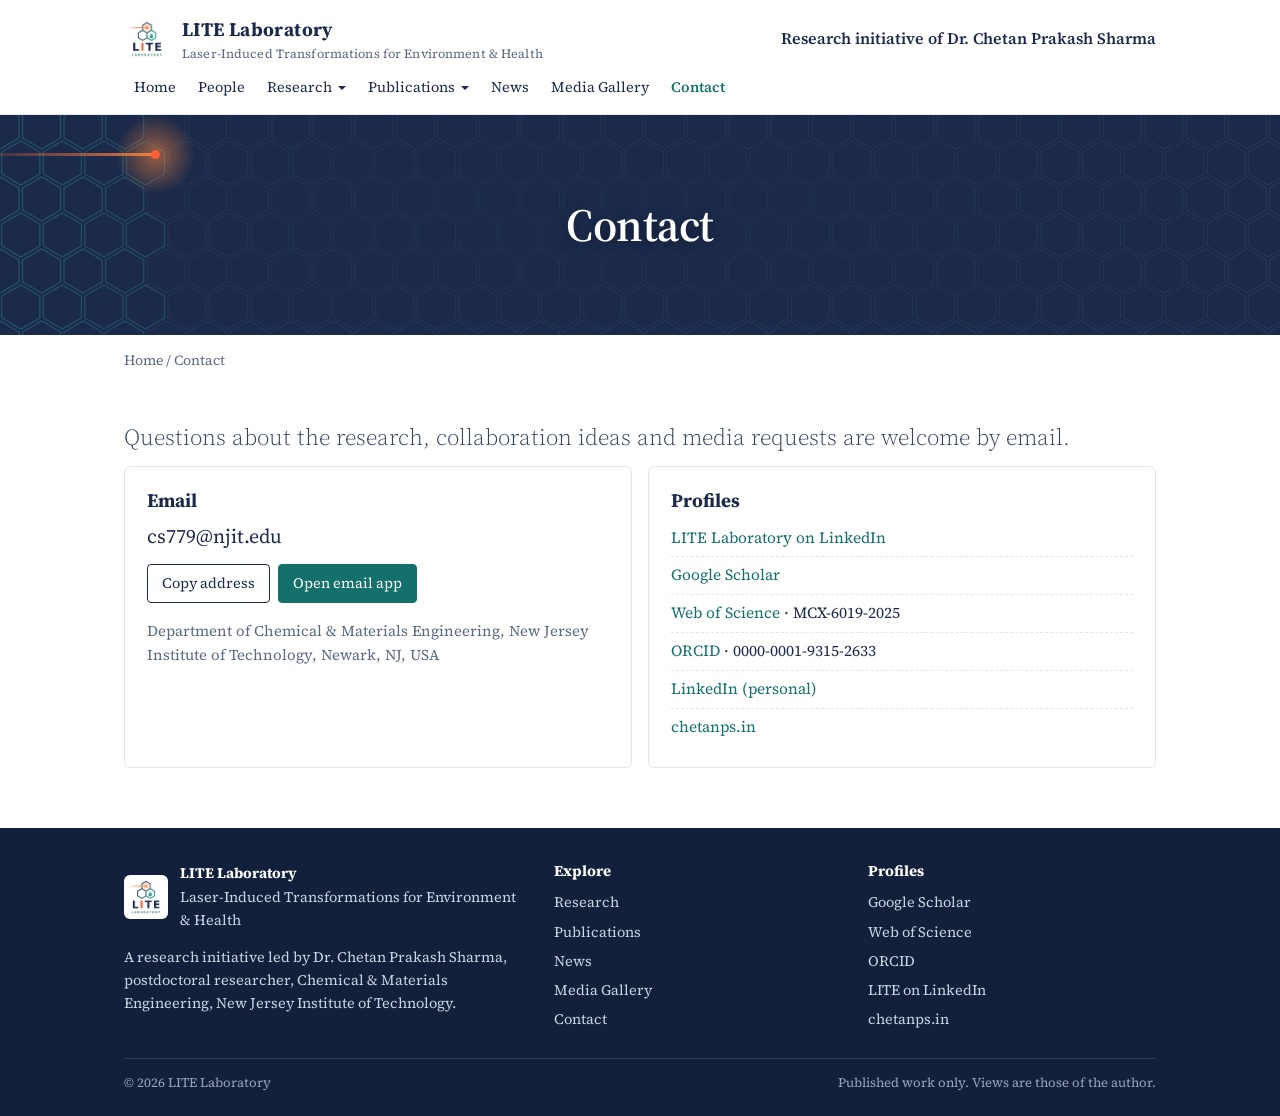
<file: contact.html>
<!doctype html>
<html lang="en"><head>
<meta charset="utf-8"><meta name="viewport" content="width=device-width,initial-scale=1">
<title>Contact | LITE Laboratory</title>
<meta name="description" content="Contact LITE Laboratory for research questions, collaboration and media requests.">
<meta property="og:title" content="Contact | LITE Laboratory"><meta property="og:description" content="Contact LITE Laboratory for research questions, collaboration and media requests."><meta property="og:image" content="https://literesearchlab.com/logo.png">
<link rel="icon" href="favicon.png"><link rel="stylesheet" href="assets/site.css">
</head><body>
<a class="skip" href="#main">Skip to content</a>
<header class="top"><div class="wrap">
  <div class="row1">
    <a class="brand" href="index.html"><img src="logo.png" alt="" width="46" height="46"><span><b>LITE Laboratory</b><small>Laser-Induced Transformations for Environment &amp; Health</small></span></a>
    <span class="site-name">Research initiative of Dr. Chetan Prakash Sharma</span>
    <button class="menu-btn" aria-expanded="false" aria-controls="nav">Menu</button>
  </div>
  <ul class="nav" id="nav"><li><a href="index.html">Home</a></li><li><a href="people.html">People</a></li><li class="has"><a href="research.html">Research</a><ul class="sub"><li><a href="research.html#areas">Research Areas</a></li><li><a href="research.html#highlights">Key Results</a></li><li><a href="research.html#methods">Methods &amp; Capabilities</a></li></ul></li><li class="has"><a href="publications.html">Publications</a><ul class="sub"><li><a href="publications.html">Publications &amp; Patents</a></li><li><a href="https://scholar.google.com/citations?user=GzYkcqYAAAAJ&amp;hl=en" target=_blank rel=noopener>Google Scholar</a></li></ul></li><li><a href="news.html">News</a></li><li><a href="media.html">Media Gallery</a></li><li><a href="contact.html" class="on" aria-current="page">Contact</a></li></ul>
</div></header>
<main id="main">
<div class="hero small"><canvas id="lattice" aria-hidden="true"></canvas><div class="in"><h1>Contact</h1></div></div>
<div class="wrap"><p class="crumbs"><a href="index.html">Home</a> / Contact</p>
<section class="blk"><p class="lede" style="margin-top:0">Questions about the research, collaboration ideas and media requests are welcome by email.</p>
<div class="cgrid">
  <div class="cbox"><h3>Email</h3><p id="addr" style="font-size:20px;color:var(--navy);margin-bottom:12px">cs779@njit.edu</p>
    <div class="links" style="margin-top:0"><button class="btn" id="copybtn" type="button" style="background:#fff;cursor:pointer;font:inherit;font-size:14.5px">Copy address</button><a class="btn solid" href="mailto:cs779@njit.edu">Open email app</a><span id="copied" aria-live="polite"></span></div>
    <p style="margin-top:16px;font-size:15px;color:var(--muted)">Department of Chemical &amp; Materials Engineering, New Jersey Institute of Technology, Newark, NJ, USA</p></div>
  <div class="cbox"><h3>Profiles</h3><ul>
    <li><a href="https://www.linkedin.com/company/lite-laboratory/" target="_blank" rel="noopener">LITE Laboratory on LinkedIn</a></li>
    <li><a href="https://scholar.google.com/citations?user=GzYkcqYAAAAJ&amp;hl=en" target="_blank" rel="noopener">Google Scholar</a></li>
    <li><a href="https://www.webofscience.com/wos/author/record/MCX-6019-2025" target="_blank" rel="noopener">Web of Science</a> &middot; MCX-6019-2025</li>
    <li><a href="https://orcid.org/0000-0001-9315-2633" target="_blank" rel="noopener">ORCID</a> &middot; 0000-0001-9315-2633</li>
    <li><a href="https://www.linkedin.com/in/chetan-prakash-sharma-037455130/" target="_blank" rel="noopener">LinkedIn (personal)</a></li>
    <li><a href="https://chetanps.in/" target="_blank" rel="noopener">chetanps.in</a></li></ul></div>
</div></section></div>
</main>
<footer><div class="wrap">
  <div class="fg">
    <div><div class="fb"><img src="logo.png" alt=""><div><b style="color:#fff">LITE Laboratory</b><br>Laser-Induced Transformations for Environment &amp; Health</div></div>
      <p style="margin-top:14px">A research initiative led by Dr. Chetan Prakash Sharma, postdoctoral researcher, Chemical &amp; Materials Engineering, New Jersey Institute of Technology.</p></div>
    <div><h4>Explore</h4><ul><li><a href="research.html">Research</a></li><li><a href="publications.html">Publications</a></li><li><a href="news.html">News</a></li><li><a href="media.html">Media Gallery</a></li><li><a href="contact.html">Contact</a></li></ul></div>
    <div><h4>Profiles</h4><ul><li><a href="https://scholar.google.com/citations?user=GzYkcqYAAAAJ&amp;hl=en" target="_blank" rel="noopener">Google Scholar</a></li><li><a href="https://www.webofscience.com/wos/author/record/MCX-6019-2025" target="_blank" rel="noopener">Web of Science</a></li><li><a href="https://orcid.org/0000-0001-9315-2633" target="_blank" rel="noopener">ORCID</a></li><li><a href="https://www.linkedin.com/company/lite-laboratory/" target="_blank" rel="noopener">LITE on LinkedIn</a></li><li><a href="https://chetanps.in/" target="_blank" rel="noopener">chetanps.in</a></li></ul></div>
  </div>
  <div class="legal"><span>&copy; 2026 LITE Laboratory</span><span>Published work only. Views are those of the author.</span></div>
</div></footer>
<script src="assets/site.js"></script>
</body></html>
</file>
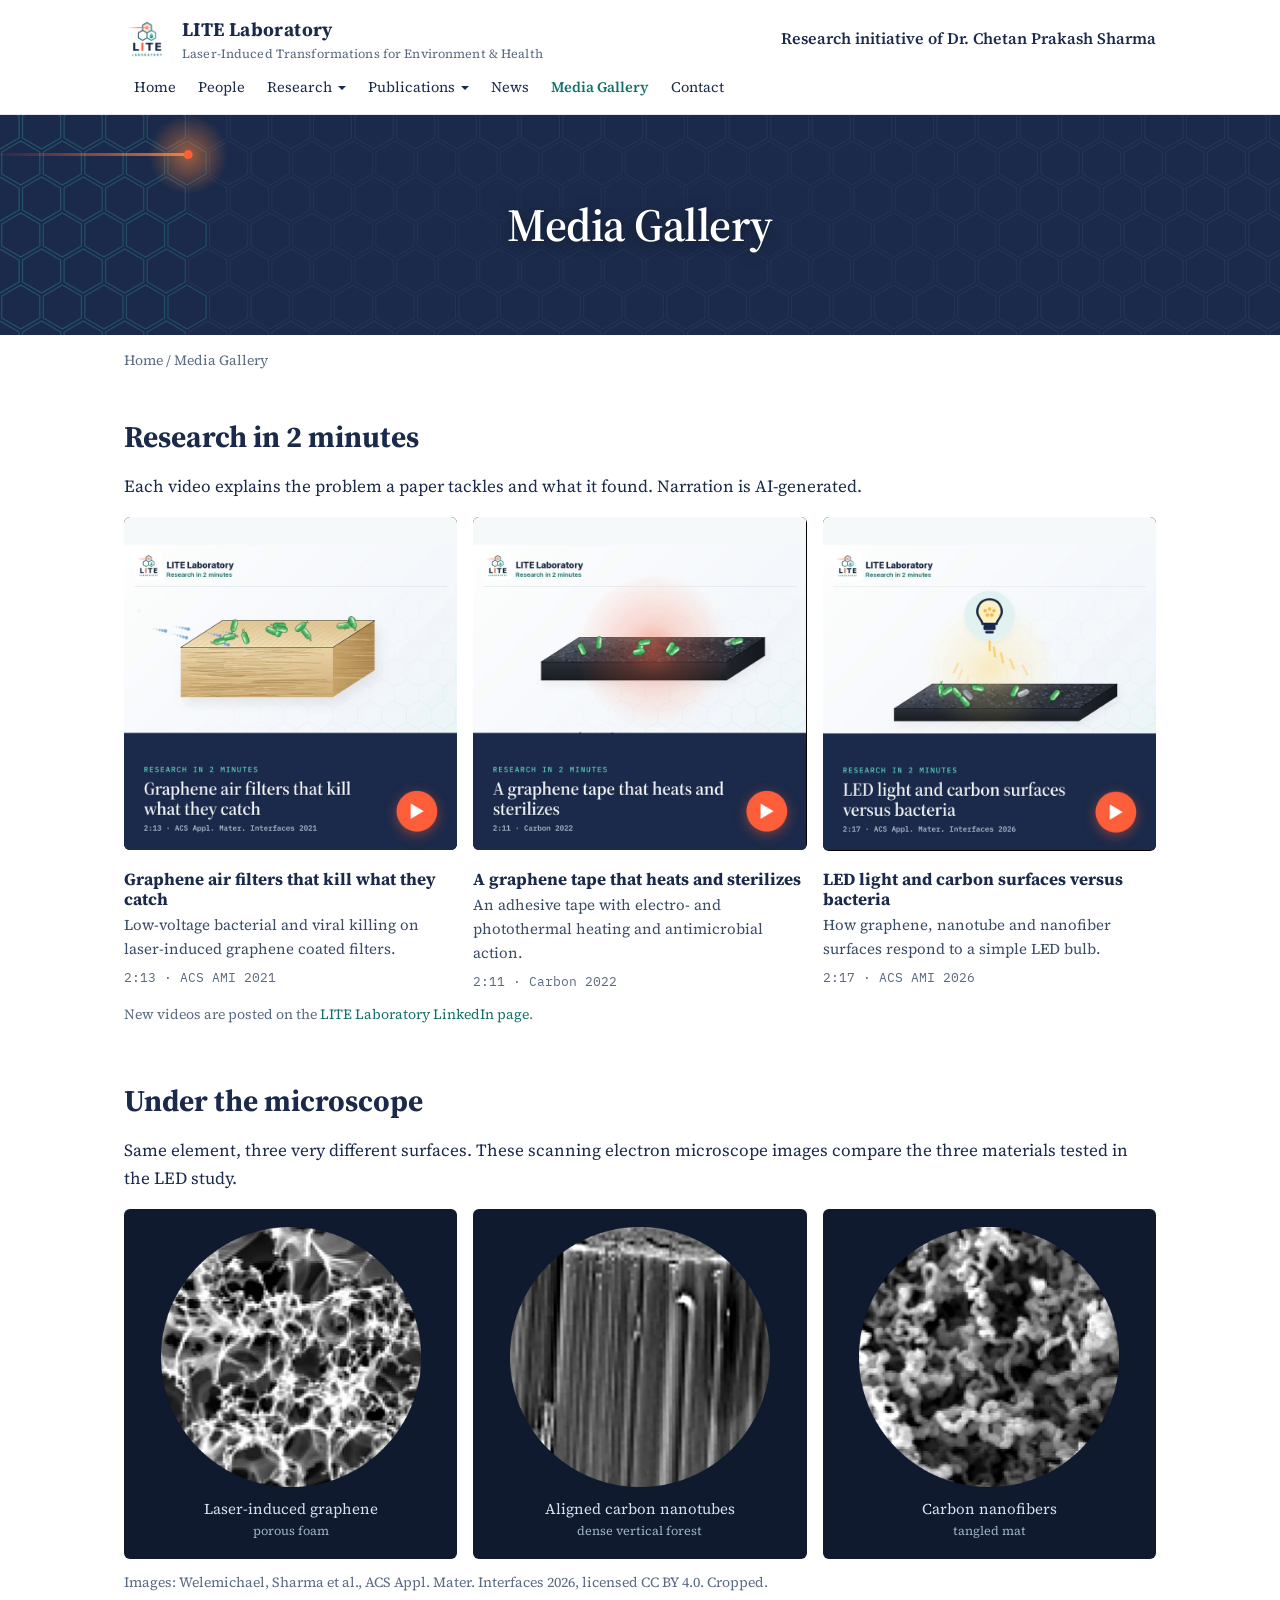
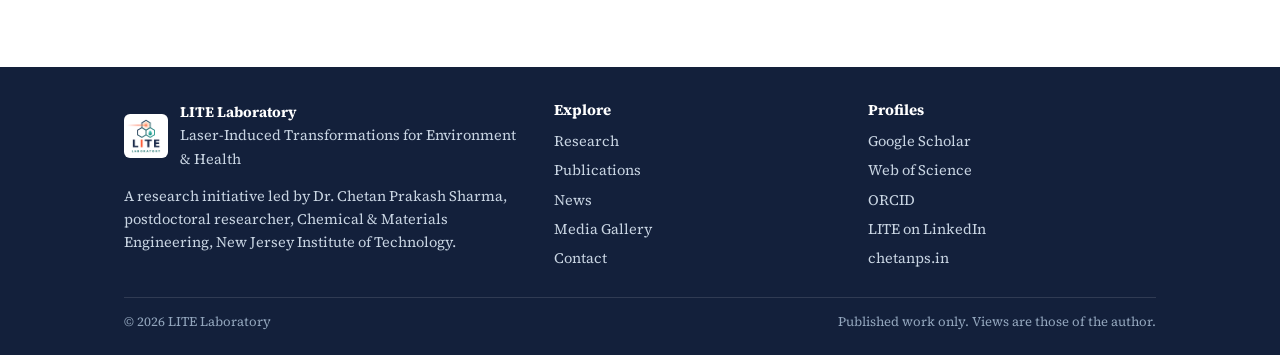
<file: media.html>
<!doctype html>
<html lang="en"><head>
<meta charset="utf-8"><meta name="viewport" content="width=device-width,initial-scale=1">
<title>Media Gallery | LITE Laboratory</title>
<meta name="description" content="Short narrated research videos and microscope images from LITE Laboratory.">
<meta property="og:title" content="Media Gallery | LITE Laboratory"><meta property="og:description" content="Short narrated research videos and microscope images from LITE Laboratory."><meta property="og:image" content="https://literesearchlab.com/logo.png">
<link rel="icon" href="favicon.png"><link rel="stylesheet" href="assets/site.css">
</head><body>
<a class="skip" href="#main">Skip to content</a>
<header class="top"><div class="wrap">
  <div class="row1">
    <a class="brand" href="index.html"><img src="logo.png" alt="" width="46" height="46"><span><b>LITE Laboratory</b><small>Laser-Induced Transformations for Environment &amp; Health</small></span></a>
    <span class="site-name">Research initiative of Dr. Chetan Prakash Sharma</span>
    <button class="menu-btn" aria-expanded="false" aria-controls="nav">Menu</button>
  </div>
  <ul class="nav" id="nav"><li><a href="index.html">Home</a></li><li><a href="people.html">People</a></li><li class="has"><a href="research.html">Research</a><ul class="sub"><li><a href="research.html#areas">Research Areas</a></li><li><a href="research.html#highlights">Key Results</a></li><li><a href="research.html#methods">Methods &amp; Capabilities</a></li></ul></li><li class="has"><a href="publications.html">Publications</a><ul class="sub"><li><a href="publications.html">Publications &amp; Patents</a></li><li><a href="https://scholar.google.com/citations?user=GzYkcqYAAAAJ&amp;hl=en" target=_blank rel=noopener>Google Scholar</a></li></ul></li><li><a href="news.html">News</a></li><li><a href="media.html" class="on" aria-current="page">Media Gallery</a></li><li><a href="contact.html">Contact</a></li></ul>
</div></header>
<main id="main">
<div class="hero small"><canvas id="lattice" aria-hidden="true"></canvas><div class="in"><h1>Media Gallery</h1></div></div>
<div class="wrap"><p class="crumbs"><a href="index.html">Home</a> / Media Gallery</p>
<section class="blk"><h2 class="h2">Research in 2 minutes</h2>
<p>Each video explains the problem a paper tackles and what it found. Narration is AI-generated.</p>
<div class="vids">
  <article class="vid"><video data-click preload="none" playsinline poster="airfilter_cover.jpg" src="airfilter.mp4"></video><h3>Graphene air filters that kill what they catch</h3><p>Low-voltage bacterial and viral killing on laser-induced graphene coated filters.</p><p class="src">2:13 &middot; ACS AMI 2021</p></article>
  <article class="vid"><video data-click preload="none" playsinline poster="tape_cover.jpg" src="tape.mp4"></video><h3>A graphene tape that heats and sterilizes</h3><p>An adhesive tape with electro- and photothermal heating and antimicrobial action.</p><p class="src">2:11 &middot; Carbon 2022</p></article>
  <article class="vid"><video data-click preload="none" playsinline poster="led_cover.jpg" src="led.mp4"></video><h3>LED light and carbon surfaces versus bacteria</h3><p>How graphene, nanotube and nanofiber surfaces respond to a simple LED bulb.</p><p class="src">2:17 &middot; ACS AMI 2026</p></article>
</div>
<p class="note">New videos are posted on the <a href="https://www.linkedin.com/company/lite-laboratory/" target="_blank" rel="noopener">LITE Laboratory LinkedIn page</a>.</p></section>
<section class="blk"><h2 class="h2">Under the microscope</h2>
<p>Same element, three very different surfaces. These scanning electron microscope images compare the three materials tested in the LED study.</p>
<div class="gal">
  <figure><img src="semc_LIG_hd.png" alt="SEM image of porous laser-induced graphene foam" loading="lazy"><figcaption>Laser-induced graphene<small>porous foam</small></figcaption></figure>
  <figure><img src="semc_VACNT_hd.png" alt="SEM image of a dense vertical forest of aligned carbon nanotubes" loading="lazy"><figcaption>Aligned carbon nanotubes<small>dense vertical forest</small></figcaption></figure>
  <figure><img src="semc_CNF_hd.png" alt="SEM image of a tangled mat of carbon nanofibers" loading="lazy"><figcaption>Carbon nanofibers<small>tangled mat</small></figcaption></figure>
</div>
<p class="note">Images: Welemichael, Sharma et al., ACS Appl. Mater. Interfaces 2026, licensed CC BY 4.0. Cropped.</p></section></div>
</main>
<footer><div class="wrap">
  <div class="fg">
    <div><div class="fb"><img src="logo.png" alt=""><div><b style="color:#fff">LITE Laboratory</b><br>Laser-Induced Transformations for Environment &amp; Health</div></div>
      <p style="margin-top:14px">A research initiative led by Dr. Chetan Prakash Sharma, postdoctoral researcher, Chemical &amp; Materials Engineering, New Jersey Institute of Technology.</p></div>
    <div><h4>Explore</h4><ul><li><a href="research.html">Research</a></li><li><a href="publications.html">Publications</a></li><li><a href="news.html">News</a></li><li><a href="media.html">Media Gallery</a></li><li><a href="contact.html">Contact</a></li></ul></div>
    <div><h4>Profiles</h4><ul><li><a href="https://scholar.google.com/citations?user=GzYkcqYAAAAJ&amp;hl=en" target="_blank" rel="noopener">Google Scholar</a></li><li><a href="https://www.webofscience.com/wos/author/record/MCX-6019-2025" target="_blank" rel="noopener">Web of Science</a></li><li><a href="https://orcid.org/0000-0001-9315-2633" target="_blank" rel="noopener">ORCID</a></li><li><a href="https://www.linkedin.com/company/lite-laboratory/" target="_blank" rel="noopener">LITE on LinkedIn</a></li><li><a href="https://chetanps.in/" target="_blank" rel="noopener">chetanps.in</a></li></ul></div>
  </div>
  <div class="legal"><span>&copy; 2026 LITE Laboratory</span><span>Published work only. Views are those of the author.</span></div>
</div></footer>
<script src="assets/site.js"></script>
</body></html>
</file>
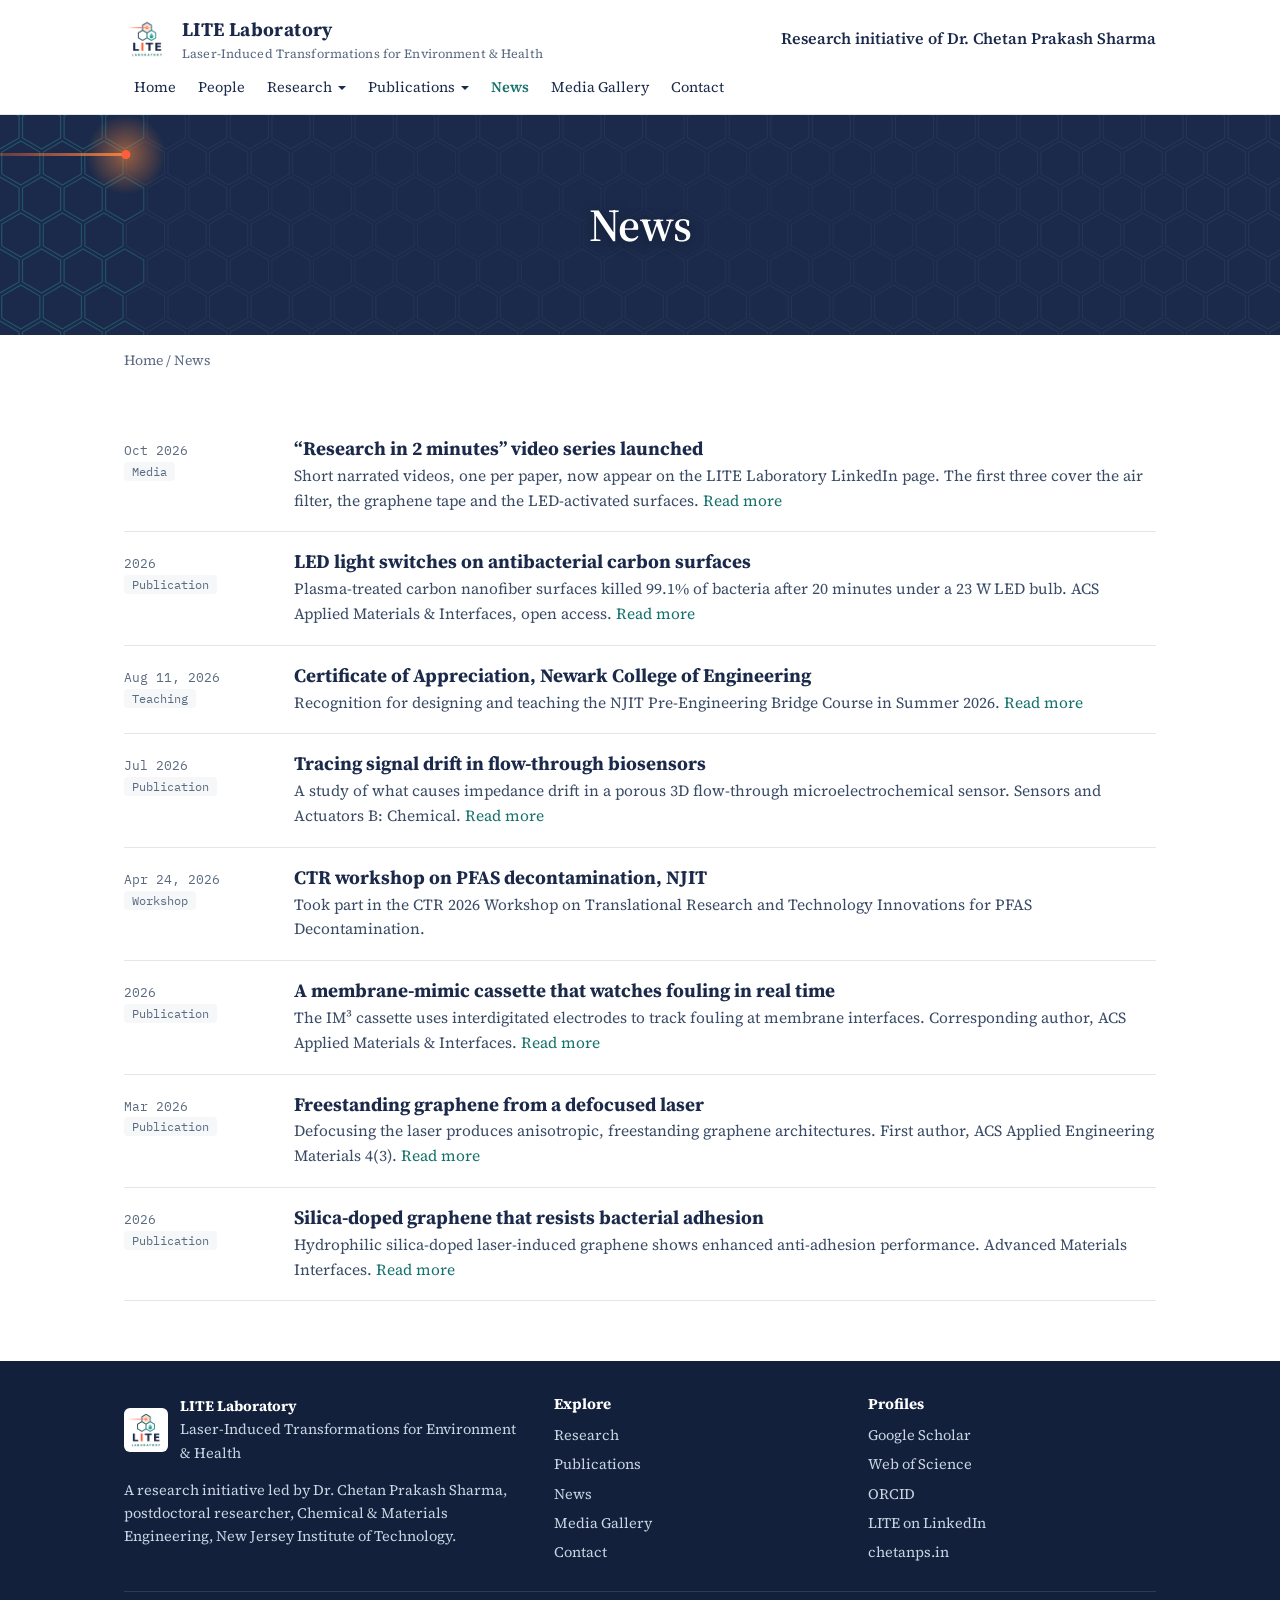
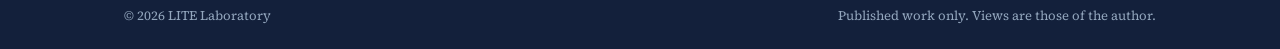
<file: news.html>
<!doctype html>
<html lang="en"><head>
<meta charset="utf-8"><meta name="viewport" content="width=device-width,initial-scale=1">
<title>News | LITE Laboratory</title>
<meta name="description" content="News from LITE Laboratory: new papers, videos, teaching and workshops.">
<meta property="og:title" content="News | LITE Laboratory"><meta property="og:description" content="News from LITE Laboratory: new papers, videos, teaching and workshops."><meta property="og:image" content="https://literesearchlab.com/logo.png">
<link rel="icon" href="favicon.png"><link rel="stylesheet" href="assets/site.css">
</head><body>
<a class="skip" href="#main">Skip to content</a>
<header class="top"><div class="wrap">
  <div class="row1">
    <a class="brand" href="index.html"><img src="logo.png" alt="" width="46" height="46"><span><b>LITE Laboratory</b><small>Laser-Induced Transformations for Environment &amp; Health</small></span></a>
    <span class="site-name">Research initiative of Dr. Chetan Prakash Sharma</span>
    <button class="menu-btn" aria-expanded="false" aria-controls="nav">Menu</button>
  </div>
  <ul class="nav" id="nav"><li><a href="index.html">Home</a></li><li><a href="people.html">People</a></li><li class="has"><a href="research.html">Research</a><ul class="sub"><li><a href="research.html#areas">Research Areas</a></li><li><a href="research.html#highlights">Key Results</a></li><li><a href="research.html#methods">Methods &amp; Capabilities</a></li></ul></li><li class="has"><a href="publications.html">Publications</a><ul class="sub"><li><a href="publications.html">Publications &amp; Patents</a></li><li><a href="https://scholar.google.com/citations?user=GzYkcqYAAAAJ&amp;hl=en" target=_blank rel=noopener>Google Scholar</a></li></ul></li><li><a href="news.html" class="on" aria-current="page">News</a></li><li><a href="media.html">Media Gallery</a></li><li><a href="contact.html">Contact</a></li></ul>
</div></header>
<main id="main">
<div class="hero small"><canvas id="lattice" aria-hidden="true"></canvas><div class="in"><h1>News</h1></div></div>
<div class="wrap"><p class="crumbs"><a href="index.html">Home</a> / News</p><section class="blk"><div class="newslist"><div class="ni"><div class="d">Oct 2026<br><span class="tag">Media</span></div><div><h3>&ldquo;Research in 2 minutes&rdquo; video series launched</h3><p>Short narrated videos, one per paper, now appear on the LITE Laboratory LinkedIn page. The first three cover the air filter, the graphene tape and the LED-activated surfaces. <a href="media.html">Read more</a></p></div></div><div class="ni"><div class="d">2026<br><span class="tag">Publication</span></div><div><h3>LED light switches on antibacterial carbon surfaces</h3><p>Plasma-treated carbon nanofiber surfaces killed 99.1% of bacteria after 20 minutes under a 23 W LED bulb. ACS Applied Materials &amp; Interfaces, open access. <a href="https://doi.org/10.1021/acsami.6c19229" target="_blank" rel="noopener">Read more</a></p></div></div><div class="ni"><div class="d">Aug 11, 2026<br><span class="tag">Teaching</span></div><div><h3>Certificate of Appreciation, Newark College of Engineering</h3><p>Recognition for designing and teaching the NJIT Pre-Engineering Bridge Course in Summer 2026. <a href="people.html">Read more</a></p></div></div><div class="ni"><div class="d">Jul 2026<br><span class="tag">Publication</span></div><div><h3>Tracing signal drift in flow-through biosensors</h3><p>A study of what causes impedance drift in a porous 3D flow-through microelectrochemical sensor. Sensors and Actuators B: Chemical. <a href="https://doi.org/10.1016/j.snb.2026.140577" target="_blank" rel="noopener">Read more</a></p></div></div><div class="ni"><div class="d">Apr 24, 2026<br><span class="tag">Workshop</span></div><div><h3>CTR workshop on PFAS decontamination, NJIT</h3><p>Took part in the CTR 2026 Workshop on Translational Research and Technology Innovations for PFAS Decontamination.</p></div></div><div class="ni"><div class="d">2026<br><span class="tag">Publication</span></div><div><h3>A membrane-mimic cassette that watches fouling in real time</h3><p>The IM&sup3; cassette uses interdigitated electrodes to track fouling at membrane interfaces. Corresponding author, ACS Applied Materials &amp; Interfaces. <a href="https://doi.org/10.1021/acsami.5c26362" target="_blank" rel="noopener">Read more</a></p></div></div><div class="ni"><div class="d">Mar 2026<br><span class="tag">Publication</span></div><div><h3>Freestanding graphene from a defocused laser</h3><p>Defocusing the laser produces anisotropic, freestanding graphene architectures. First author, ACS Applied Engineering Materials 4(3). <a href="https://doi.org/10.1021/acsaenm.6c00044" target="_blank" rel="noopener">Read more</a></p></div></div><div class="ni"><div class="d">2026<br><span class="tag">Publication</span></div><div><h3>Silica-doped graphene that resists bacterial adhesion</h3><p>Hydrophilic silica-doped laser-induced graphene shows enhanced anti-adhesion performance. Advanced Materials Interfaces. <a href="https://doi.org/10.1002/admi.202500683" target="_blank" rel="noopener">Read more</a></p></div></div></div></section></div>
</main>
<footer><div class="wrap">
  <div class="fg">
    <div><div class="fb"><img src="logo.png" alt=""><div><b style="color:#fff">LITE Laboratory</b><br>Laser-Induced Transformations for Environment &amp; Health</div></div>
      <p style="margin-top:14px">A research initiative led by Dr. Chetan Prakash Sharma, postdoctoral researcher, Chemical &amp; Materials Engineering, New Jersey Institute of Technology.</p></div>
    <div><h4>Explore</h4><ul><li><a href="research.html">Research</a></li><li><a href="publications.html">Publications</a></li><li><a href="news.html">News</a></li><li><a href="media.html">Media Gallery</a></li><li><a href="contact.html">Contact</a></li></ul></div>
    <div><h4>Profiles</h4><ul><li><a href="https://scholar.google.com/citations?user=GzYkcqYAAAAJ&amp;hl=en" target="_blank" rel="noopener">Google Scholar</a></li><li><a href="https://www.webofscience.com/wos/author/record/MCX-6019-2025" target="_blank" rel="noopener">Web of Science</a></li><li><a href="https://orcid.org/0000-0001-9315-2633" target="_blank" rel="noopener">ORCID</a></li><li><a href="https://www.linkedin.com/company/lite-laboratory/" target="_blank" rel="noopener">LITE on LinkedIn</a></li><li><a href="https://chetanps.in/" target="_blank" rel="noopener">chetanps.in</a></li></ul></div>
  </div>
  <div class="legal"><span>&copy; 2026 LITE Laboratory</span><span>Published work only. Views are those of the author.</span></div>
</div></footer>
<script src="assets/site.js"></script>
</body></html>
</file>
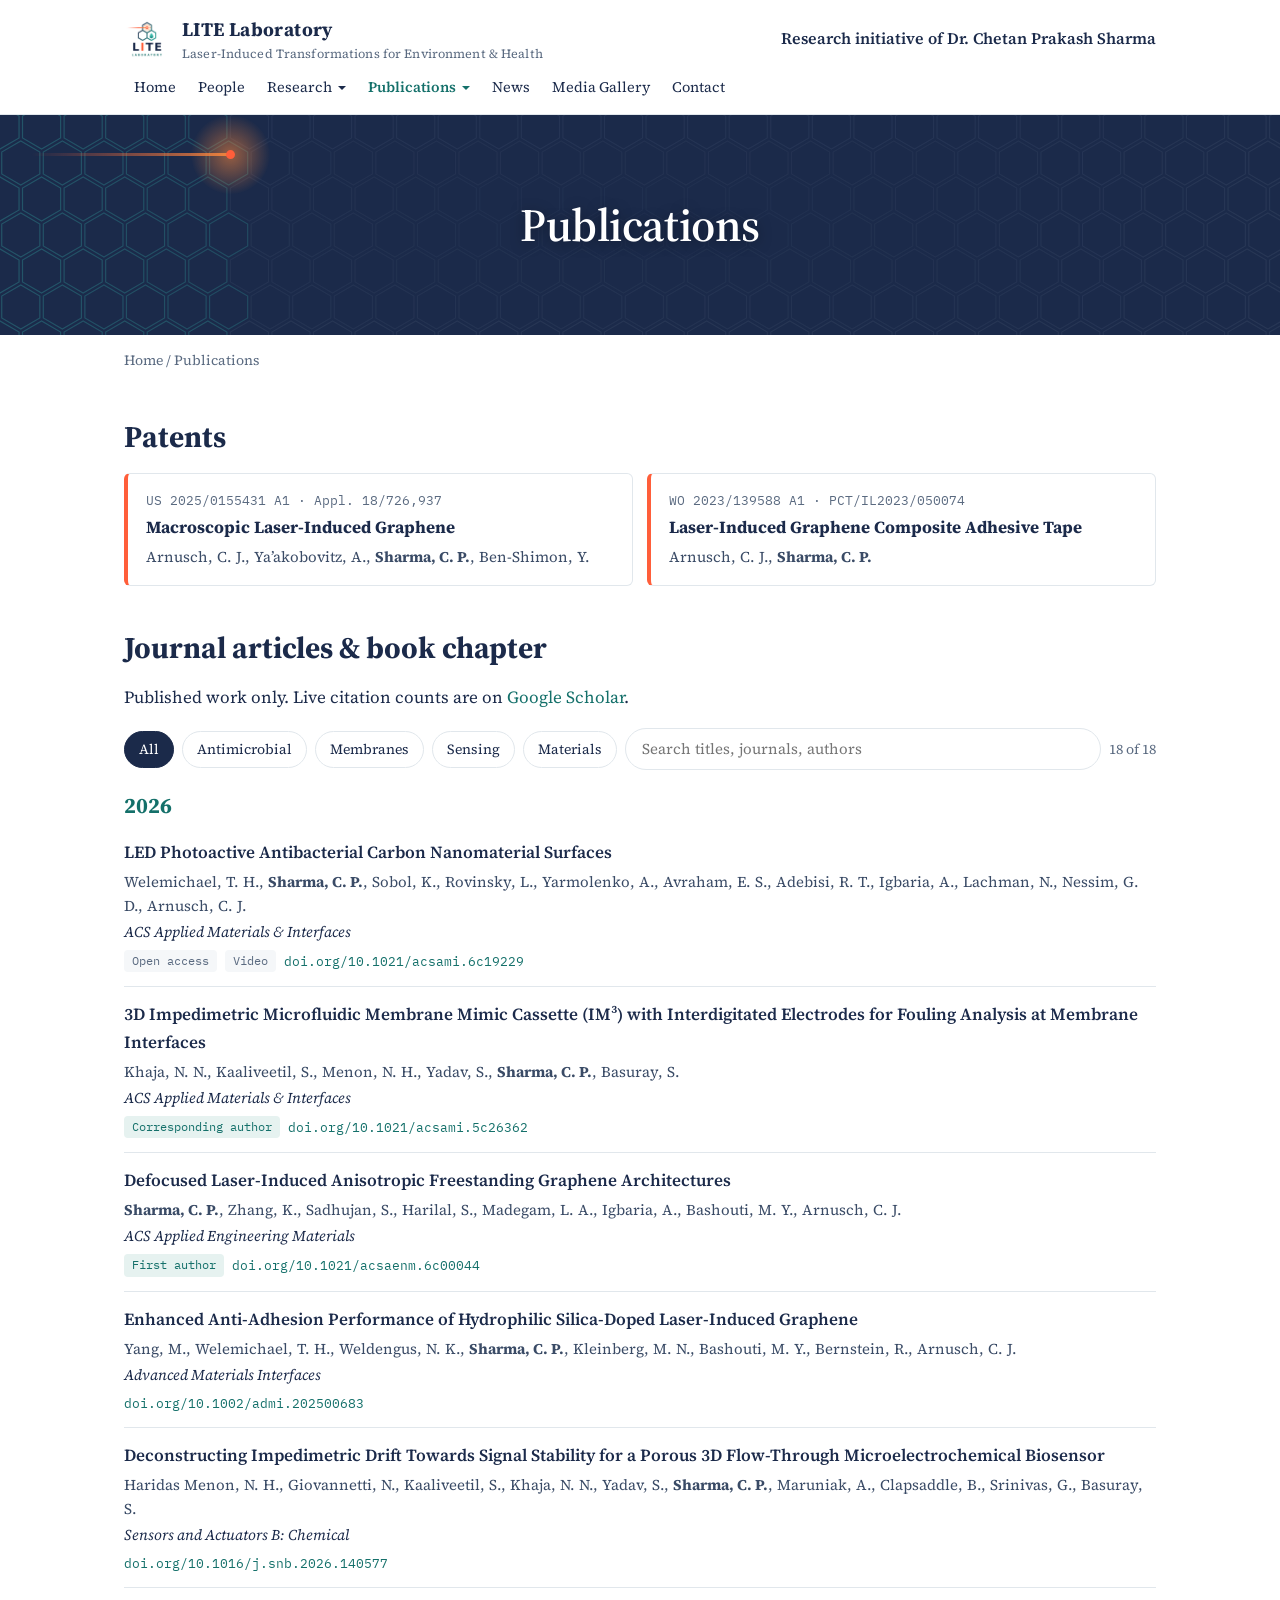
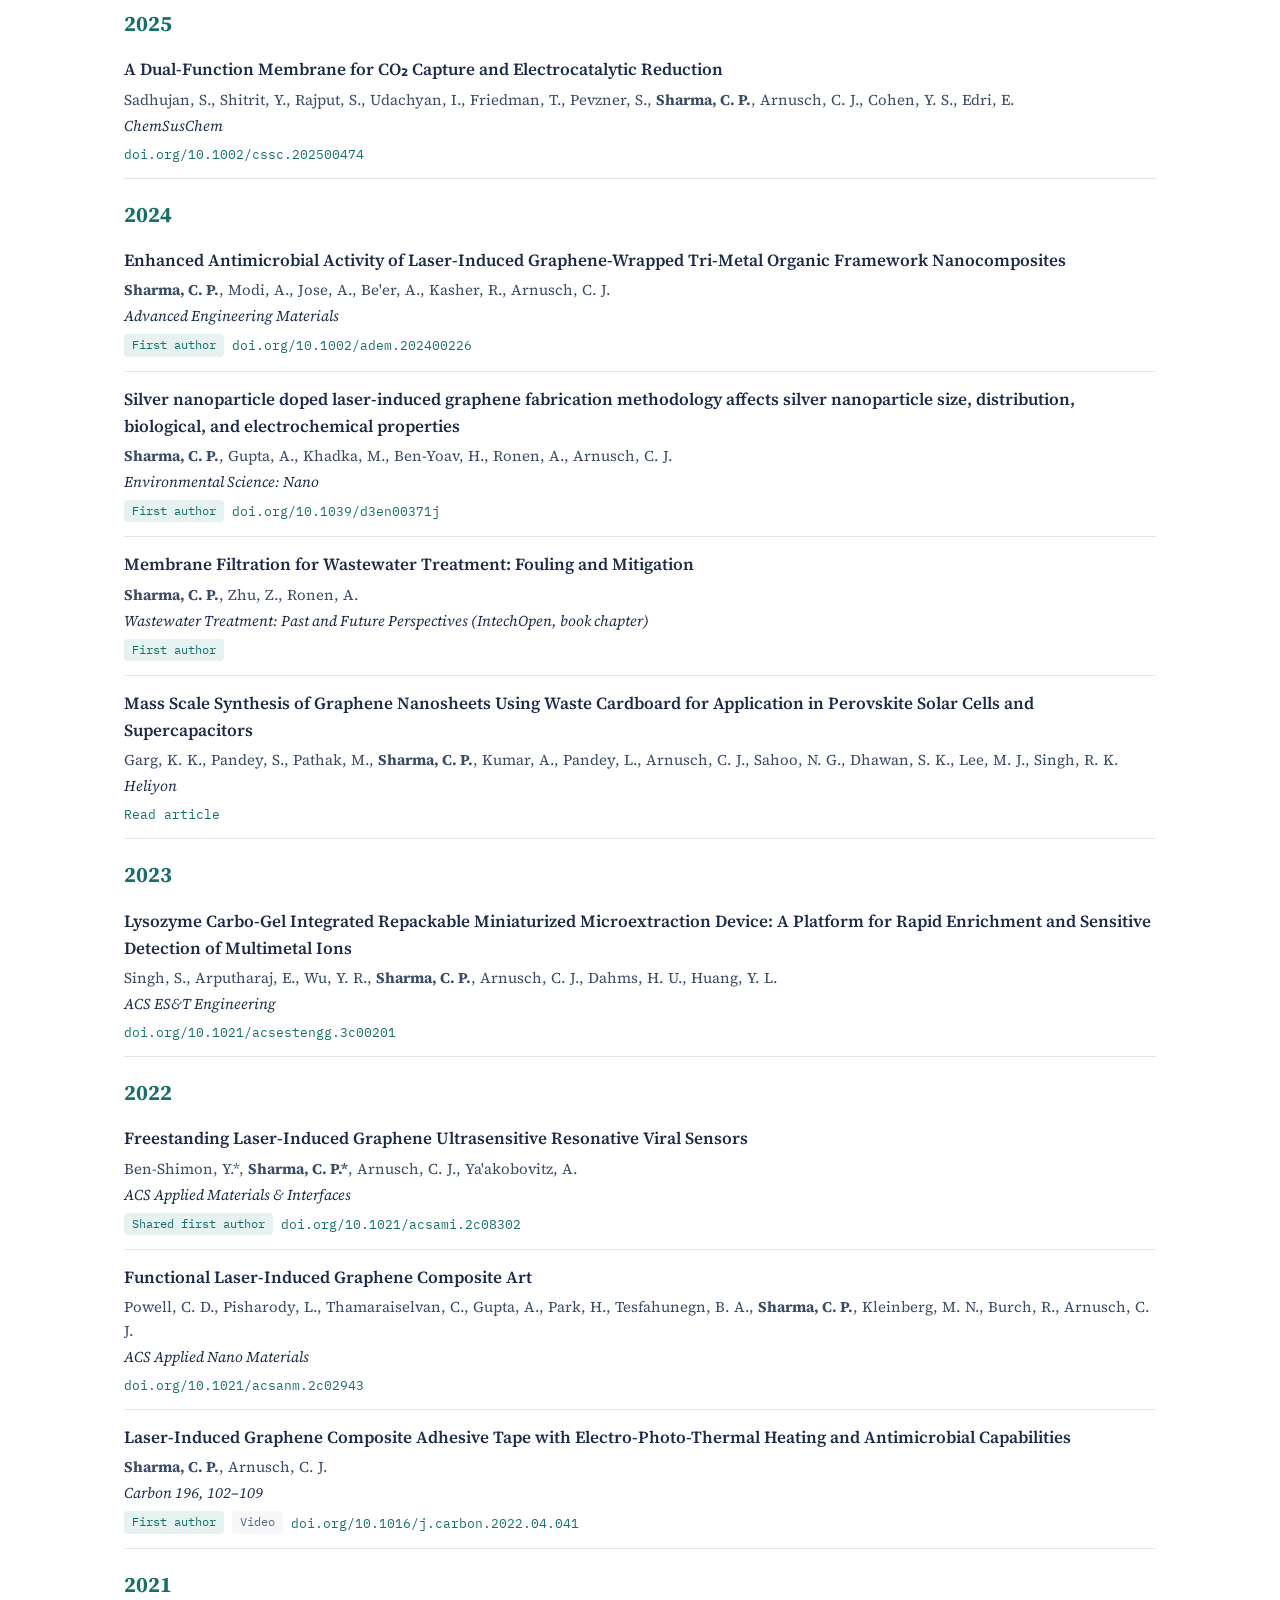
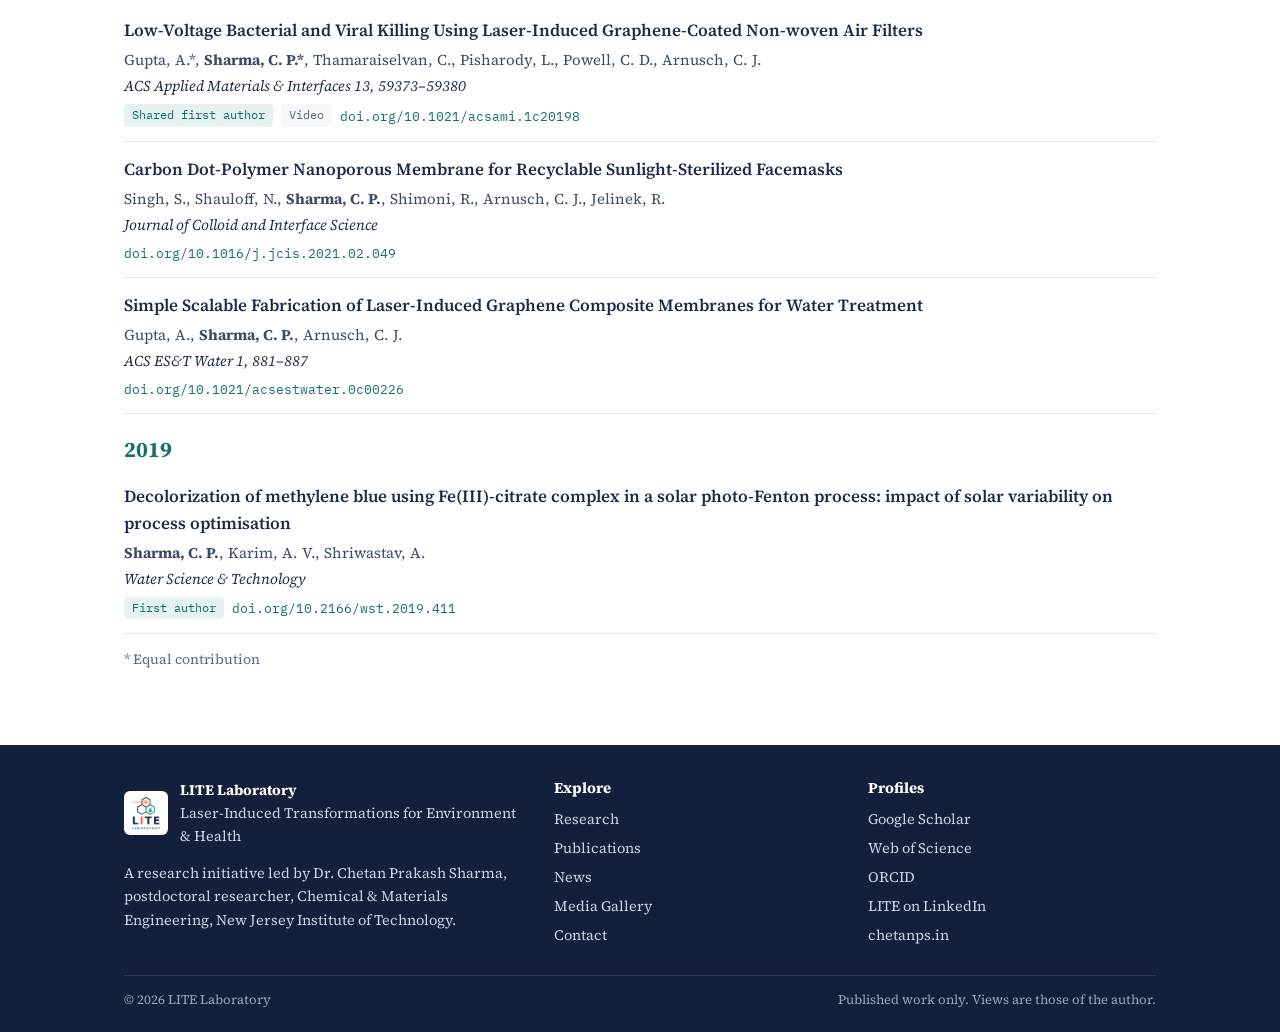
<file: publications.html>
<!doctype html>
<html lang="en"><head>
<meta charset="utf-8"><meta name="viewport" content="width=device-width,initial-scale=1">
<title>Publications | LITE Laboratory</title>
<meta name="description" content="Journal articles, book chapter and patents from LITE Laboratory&#x27;s laser-induced graphene research.">
<meta property="og:title" content="Publications | LITE Laboratory"><meta property="og:description" content="Journal articles, book chapter and patents from LITE Laboratory&#x27;s laser-induced graphene research."><meta property="og:image" content="https://literesearchlab.com/logo.png">
<link rel="icon" href="favicon.png"><link rel="stylesheet" href="assets/site.css">
</head><body>
<a class="skip" href="#main">Skip to content</a>
<header class="top"><div class="wrap">
  <div class="row1">
    <a class="brand" href="index.html"><img src="logo.png" alt="" width="46" height="46"><span><b>LITE Laboratory</b><small>Laser-Induced Transformations for Environment &amp; Health</small></span></a>
    <span class="site-name">Research initiative of Dr. Chetan Prakash Sharma</span>
    <button class="menu-btn" aria-expanded="false" aria-controls="nav">Menu</button>
  </div>
  <ul class="nav" id="nav"><li><a href="index.html">Home</a></li><li><a href="people.html">People</a></li><li class="has"><a href="research.html">Research</a><ul class="sub"><li><a href="research.html#areas">Research Areas</a></li><li><a href="research.html#highlights">Key Results</a></li><li><a href="research.html#methods">Methods &amp; Capabilities</a></li></ul></li><li class="has"><a href="publications.html" class="on" aria-current="page">Publications</a><ul class="sub"><li><a href="publications.html">Publications &amp; Patents</a></li><li><a href="https://scholar.google.com/citations?user=GzYkcqYAAAAJ&amp;hl=en" target=_blank rel=noopener>Google Scholar</a></li></ul></li><li><a href="news.html">News</a></li><li><a href="media.html">Media Gallery</a></li><li><a href="contact.html">Contact</a></li></ul>
</div></header>
<main id="main">
<div class="hero small"><canvas id="lattice" aria-hidden="true"></canvas><div class="in"><h1>Publications</h1></div></div>
<div class="wrap"><p class="crumbs"><a href="index.html">Home</a> / Publications</p>
<section class="blk"><h2 class="h2">Patents</h2>
<div class="patents">
  <div class="patent"><p class="no">US 2025/0155431 A1 &middot; Appl. 18/726,937</p><p class="pt">Macroscopic Laser-Induced Graphene</p><p class="pa">Arnusch, C. J., Ya&rsquo;akobovitz, A., <b>Sharma, C. P.</b>, Ben-Shimon, Y.</p></div>
  <div class="patent"><p class="no">WO 2023/139588 A1 &middot; PCT/IL2023/050074</p><p class="pt">Laser-Induced Graphene Composite Adhesive Tape</p><p class="pa">Arnusch, C. J., <b>Sharma, C. P.</b></p></div>
</div></section>
<section class="blk"><h2 class="h2">Journal articles &amp; book chapter</h2>
<p>Published work only. Live citation counts are on <a href="https://scholar.google.com/citations?user=GzYkcqYAAAAJ&amp;hl=en" target="_blank" rel="noopener">Google Scholar</a>.</p>
<div class="tools">
  <button class="chipbtn" data-f="all" aria-pressed="true">All</button><button class="chipbtn" data-f="anti" aria-pressed="false">Antimicrobial</button><button class="chipbtn" data-f="mem" aria-pressed="false">Membranes</button><button class="chipbtn" data-f="sense" aria-pressed="false">Sensing</button><button class="chipbtn" data-f="mat" aria-pressed="false">Materials</button>
  <input class="search" id="pubsearch" type="search" placeholder="Search titles, journals, authors" aria-label="Search publications"><span class="count" id="pubcount"></span>
</div>
<div id="publist"></div></section></div>
</main>
<footer><div class="wrap">
  <div class="fg">
    <div><div class="fb"><img src="logo.png" alt=""><div><b style="color:#fff">LITE Laboratory</b><br>Laser-Induced Transformations for Environment &amp; Health</div></div>
      <p style="margin-top:14px">A research initiative led by Dr. Chetan Prakash Sharma, postdoctoral researcher, Chemical &amp; Materials Engineering, New Jersey Institute of Technology.</p></div>
    <div><h4>Explore</h4><ul><li><a href="research.html">Research</a></li><li><a href="publications.html">Publications</a></li><li><a href="news.html">News</a></li><li><a href="media.html">Media Gallery</a></li><li><a href="contact.html">Contact</a></li></ul></div>
    <div><h4>Profiles</h4><ul><li><a href="https://scholar.google.com/citations?user=GzYkcqYAAAAJ&amp;hl=en" target="_blank" rel="noopener">Google Scholar</a></li><li><a href="https://www.webofscience.com/wos/author/record/MCX-6019-2025" target="_blank" rel="noopener">Web of Science</a></li><li><a href="https://orcid.org/0000-0001-9315-2633" target="_blank" rel="noopener">ORCID</a></li><li><a href="https://www.linkedin.com/company/lite-laboratory/" target="_blank" rel="noopener">LITE on LinkedIn</a></li><li><a href="https://chetanps.in/" target="_blank" rel="noopener">chetanps.in</a></li></ul></div>
  </div>
  <div class="legal"><span>&copy; 2026 LITE Laboratory</span><span>Published work only. Views are those of the author.</span></div>
</div></footer>
<script src="assets/pubs.js"></script>
<script src="assets/site.js"></script>
</body></html>
</file>
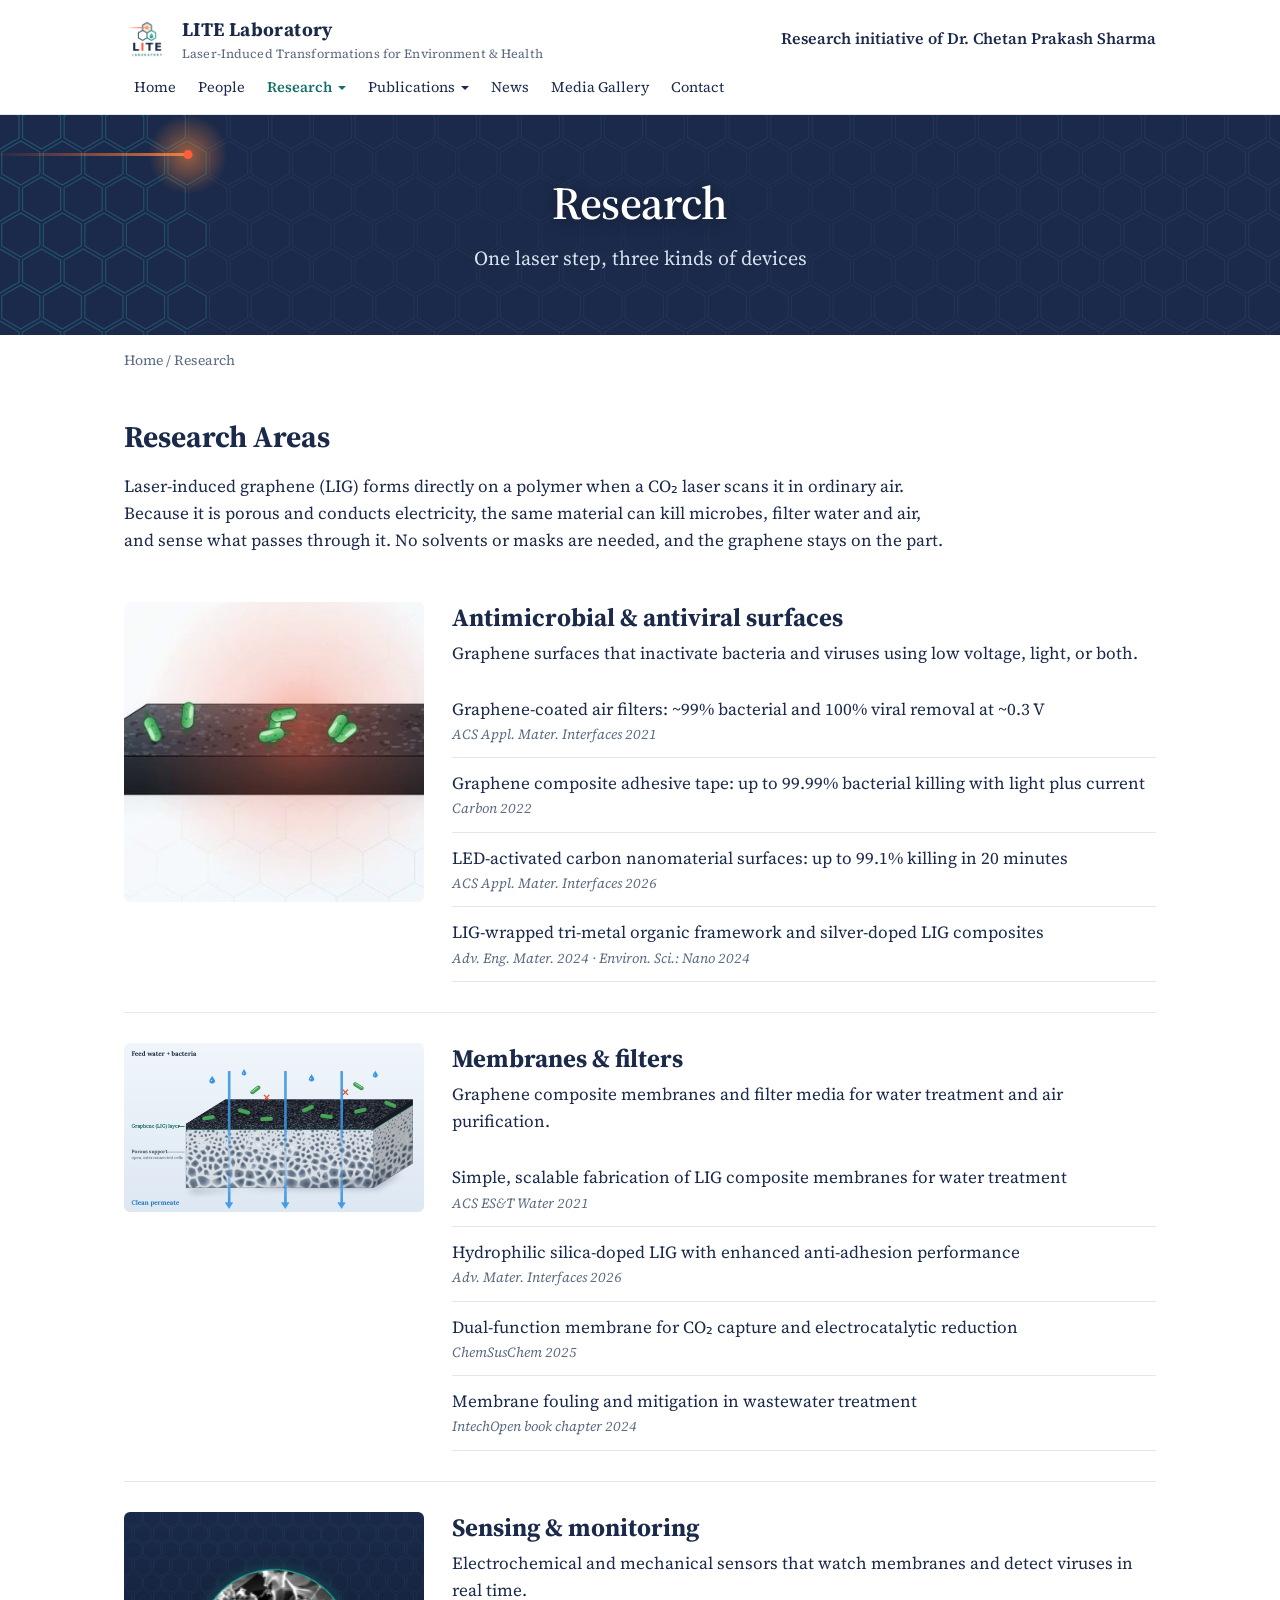
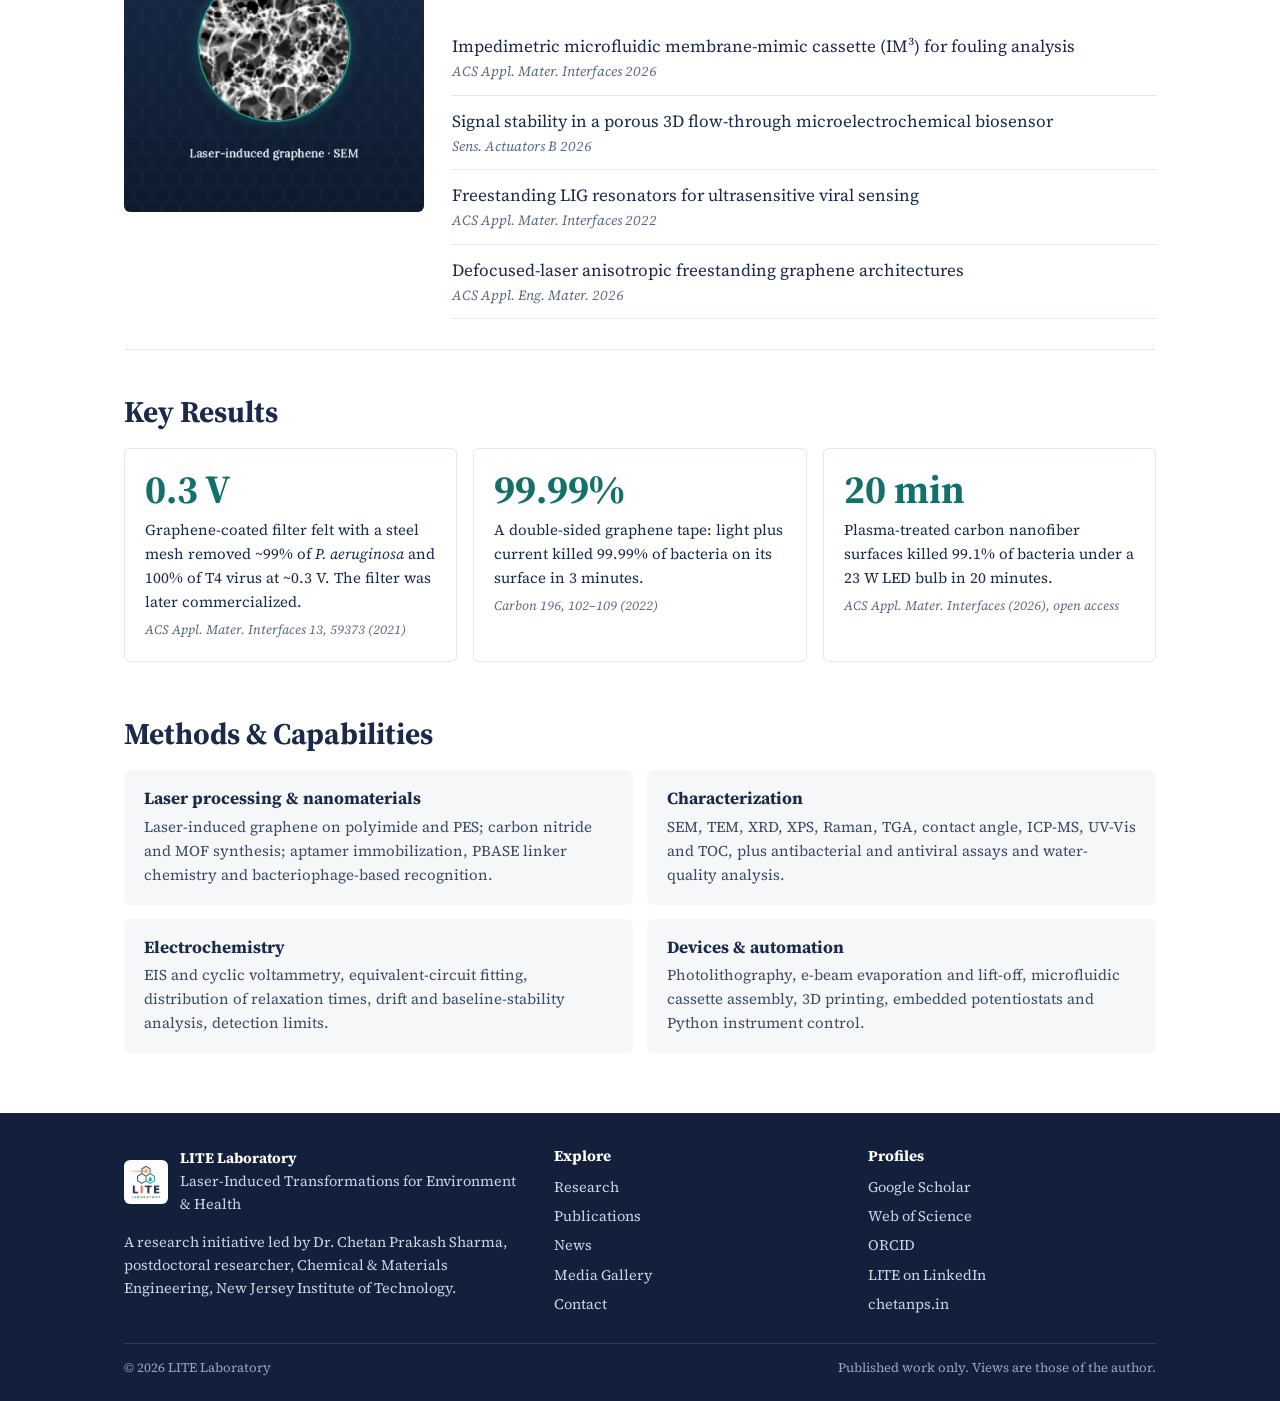
<file: research.html>
<!doctype html>
<html lang="en"><head>
<meta charset="utf-8"><meta name="viewport" content="width=device-width,initial-scale=1">
<title>Research | LITE Laboratory</title>
<meta name="description" content="Research areas of LITE Laboratory: antimicrobial surfaces, membranes and filters, and sensing, built on laser-induced graphene.">
<meta property="og:title" content="Research | LITE Laboratory"><meta property="og:description" content="Research areas of LITE Laboratory: antimicrobial surfaces, membranes and filters, and sensing, built on laser-induced graphene."><meta property="og:image" content="https://literesearchlab.com/logo.png">
<link rel="icon" href="favicon.png"><link rel="stylesheet" href="assets/site.css">
</head><body>
<a class="skip" href="#main">Skip to content</a>
<header class="top"><div class="wrap">
  <div class="row1">
    <a class="brand" href="index.html"><img src="logo.png" alt="" width="46" height="46"><span><b>LITE Laboratory</b><small>Laser-Induced Transformations for Environment &amp; Health</small></span></a>
    <span class="site-name">Research initiative of Dr. Chetan Prakash Sharma</span>
    <button class="menu-btn" aria-expanded="false" aria-controls="nav">Menu</button>
  </div>
  <ul class="nav" id="nav"><li><a href="index.html">Home</a></li><li><a href="people.html">People</a></li><li class="has"><a href="research.html" class="on" aria-current="page">Research</a><ul class="sub"><li><a href="research.html#areas">Research Areas</a></li><li><a href="research.html#highlights">Key Results</a></li><li><a href="research.html#methods">Methods &amp; Capabilities</a></li></ul></li><li class="has"><a href="publications.html">Publications</a><ul class="sub"><li><a href="publications.html">Publications &amp; Patents</a></li><li><a href="https://scholar.google.com/citations?user=GzYkcqYAAAAJ&amp;hl=en" target=_blank rel=noopener>Google Scholar</a></li></ul></li><li><a href="news.html">News</a></li><li><a href="media.html">Media Gallery</a></li><li><a href="contact.html">Contact</a></li></ul>
</div></header>
<main id="main">
<div class="hero small"><canvas id="lattice" aria-hidden="true"></canvas><div class="in"><h1>Research</h1><p>One laser step, three kinds of devices</p></div></div>
<div class="wrap"><p class="crumbs"><a href="index.html">Home</a> / Research</p>
<section class="blk" id="areas"><h2 class="h2">Research Areas</h2>
<p class="prose">Laser-induced graphene (LIG) forms directly on a polymer when a CO&#8322; laser scans it in ordinary air. Because it is porous and conducts electricity, the same material can kill microbes, filter water and air, and sense what passes through it. No solvents or masks are needed, and the graphene stays on the part.</p>
<div class="area" id="antimicrobial"><img class="" src="card_tape.jpg" alt="" loading="lazy"><div><h2>Antimicrobial &amp; antiviral surfaces</h2><p>Graphene surfaces that inactivate bacteria and viruses using low voltage, light, or both.</p><ul class="plist"><li>Graphene-coated air filters: ~99% bacterial and 100% viral removal at ~0.3 V<span class="src">ACS Appl. Mater. Interfaces 2021</span></li><li>Graphene composite adhesive tape: up to 99.99% bacterial killing with light plus current<span class="src">Carbon 2022</span></li><li>LED-activated carbon nanomaterial surfaces: up to 99.1% killing in 20 minutes<span class="src">ACS Appl. Mater. Interfaces 2026</span></li><li>LIG-wrapped tri-metal organic framework and silver-doped LIG composites<span class="src">Adv. Eng. Mater. 2024 &middot; Environ. Sci.: Nano 2024</span></li></ul></div></div>
<div class="area" id="membranes"><img class="wide" src="card_membrane_lg.jpg" alt="" loading="lazy"><div><h2>Membranes &amp; filters</h2><p>Graphene composite membranes and filter media for water treatment and air purification.</p><ul class="plist"><li>Simple, scalable fabrication of LIG composite membranes for water treatment<span class="src">ACS ES&amp;T Water 2021</span></li><li>Hydrophilic silica-doped LIG with enhanced anti-adhesion performance<span class="src">Adv. Mater. Interfaces 2026</span></li><li>Dual-function membrane for CO&#8322; capture and electrocatalytic reduction<span class="src">ChemSusChem 2025</span></li><li>Membrane fouling and mitigation in wastewater treatment<span class="src">IntechOpen book chapter 2024</span></li></ul></div></div>
<div class="area" id="sensing"><img class="" src="lig_square.jpg" alt="" loading="lazy"><div><h2>Sensing &amp; monitoring</h2><p>Electrochemical and mechanical sensors that watch membranes and detect viruses in real time.</p><ul class="plist"><li>Impedimetric microfluidic membrane-mimic cassette (IM&sup3;) for fouling analysis<span class="src">ACS Appl. Mater. Interfaces 2026</span></li><li>Signal stability in a porous 3D flow-through microelectrochemical biosensor<span class="src">Sens. Actuators B 2026</span></li><li>Freestanding LIG resonators for ultrasensitive viral sensing<span class="src">ACS Appl. Mater. Interfaces 2022</span></li><li>Defocused-laser anisotropic freestanding graphene architectures<span class="src">ACS Appl. Eng. Mater. 2026</span></li></ul></div></div>
</section>

<section class="blk" id="highlights"><h2 class="h2">Key Results</h2>
<div class="stats">
  <div class="stat"><div class="n">0.3 V</div><p>Graphene-coated filter felt with a steel mesh removed ~99% of <i>P. aeruginosa</i> and 100% of T4 virus at ~0.3 V. The filter was later commercialized.</p><div class="src">ACS Appl. Mater. Interfaces 13, 59373 (2021)</div></div>
  <div class="stat"><div class="n">99.99%</div><p>A double-sided graphene tape: light plus current killed 99.99% of bacteria on its surface in 3 minutes.</p><div class="src">Carbon 196, 102&ndash;109 (2022)</div></div>
  <div class="stat"><div class="n">20 min</div><p>Plasma-treated carbon nanofiber surfaces killed 99.1% of bacteria under a 23 W LED bulb in 20 minutes.</p><div class="src">ACS Appl. Mater. Interfaces (2026), open access</div></div>
</div></section>

<section class="blk" id="methods"><h2 class="h2">Methods &amp; Capabilities</h2>
<div class="caps">
  <div class="cap"><h3>Laser processing &amp; nanomaterials</h3><p>Laser-induced graphene on polyimide and PES; carbon nitride and MOF synthesis; aptamer immobilization, PBASE linker chemistry and bacteriophage-based recognition.</p></div>
  <div class="cap"><h3>Characterization</h3><p>SEM, TEM, XRD, XPS, Raman, TGA, contact angle, ICP-MS, UV-Vis and TOC, plus antibacterial and antiviral assays and water-quality analysis.</p></div>
  <div class="cap"><h3>Electrochemistry</h3><p>EIS and cyclic voltammetry, equivalent-circuit fitting, distribution of relaxation times, drift and baseline-stability analysis, detection limits.</p></div>
  <div class="cap"><h3>Devices &amp; automation</h3><p>Photolithography, e-beam evaporation and lift-off, microfluidic cassette assembly, 3D printing, embedded potentiostats and Python instrument control.</p></div>
</div></section></div>
</main>
<footer><div class="wrap">
  <div class="fg">
    <div><div class="fb"><img src="logo.png" alt=""><div><b style="color:#fff">LITE Laboratory</b><br>Laser-Induced Transformations for Environment &amp; Health</div></div>
      <p style="margin-top:14px">A research initiative led by Dr. Chetan Prakash Sharma, postdoctoral researcher, Chemical &amp; Materials Engineering, New Jersey Institute of Technology.</p></div>
    <div><h4>Explore</h4><ul><li><a href="research.html">Research</a></li><li><a href="publications.html">Publications</a></li><li><a href="news.html">News</a></li><li><a href="media.html">Media Gallery</a></li><li><a href="contact.html">Contact</a></li></ul></div>
    <div><h4>Profiles</h4><ul><li><a href="https://scholar.google.com/citations?user=GzYkcqYAAAAJ&amp;hl=en" target="_blank" rel="noopener">Google Scholar</a></li><li><a href="https://www.webofscience.com/wos/author/record/MCX-6019-2025" target="_blank" rel="noopener">Web of Science</a></li><li><a href="https://orcid.org/0000-0001-9315-2633" target="_blank" rel="noopener">ORCID</a></li><li><a href="https://www.linkedin.com/company/lite-laboratory/" target="_blank" rel="noopener">LITE on LinkedIn</a></li><li><a href="https://chetanps.in/" target="_blank" rel="noopener">chetanps.in</a></li></ul></div>
  </div>
  <div class="legal"><span>&copy; 2026 LITE Laboratory</span><span>Published work only. Views are those of the author.</span></div>
</div></footer>
<script src="assets/site.js"></script>
</body></html>
</file>
<file: assets/site.css>
@font-face{font-family:"Source Serif 4";src:url("../source-serif-4-latin-opsz-normal.woff2") format("woff2");font-weight:200 900;font-style:normal;font-display:swap}
@font-face{font-family:"Source Serif 4";src:url("../source-serif-4-latin-opsz-italic.woff2") format("woff2");font-weight:200 900;font-style:italic;font-display:swap}
@font-face{font-family:"IBM Plex Mono";src:url("../ibm-plex-mono-latin-400-normal.woff2") format("woff2");font-weight:400;font-display:swap}
@font-face{font-family:"IBM Plex Mono";src:url("../ibm-plex-mono-latin-500-normal.woff2") format("woff2");font-weight:500;font-display:swap}

:root{
  --navy:#1B2A4A; --navy-2:#13203B; --teal:#14706A; --teal-2:#1FA392; --coral:#FF5E3A;
  --bg:#FFFFFF; --bg-2:#F5F7F9; --fg:#1B2A4A; --muted:#5A6A80; --line:#E1E7EC;
  --link:#14706A; --serif:"Source Serif 4","Times New Roman",Times,serif;
  --mono:"IBM Plex Mono",ui-monospace,Menlo,Consolas,monospace;
  --w:1080px; --r:6px;
}
*{box-sizing:border-box}
html{scroll-behavior:smooth}
[id]{scroll-margin-top:120px}
body{margin:0;background:var(--bg);color:var(--fg);font:17px/1.6 var(--serif);-webkit-font-smoothing:antialiased}
img{max-width:100%;display:block}
a{color:var(--link);text-decoration:none}
a:hover{text-decoration:underline}
h1,h2,h3,h4{font-family:var(--serif);line-height:1.2;margin:0}
p{margin:0 0 1em}
.wrap{max-width:var(--w);margin:0 auto;padding:0 24px}
.skip{position:absolute;left:-999px}.skip:focus{left:12px;top:12px;background:#fff;padding:8px 12px;z-index:99}

/* ---------- header (KAUST style: logo row + compact nav) ---------- */
.top{background:#fff;border-bottom:1px solid var(--line);position:sticky;top:0;z-index:50}
.top .row1{display:flex;align-items:center;justify-content:space-between;padding:14px 0 6px}
.brand{display:flex;align-items:center;gap:12px;color:var(--navy)}
.brand:hover{text-decoration:none}
.brand img{width:46px;height:46px}
.brand b{display:block;font-size:19px;letter-spacing:.02em}
.brand small{display:block;font-size:12.5px;color:var(--muted);letter-spacing:.01em}
.site-name{font-size:16px;color:var(--navy);font-weight:600}
.nav{display:flex;gap:2px;flex-wrap:wrap;padding:0 0 8px;margin:0;list-style:none}
.nav>li{position:relative}
.nav a{display:block;padding:6px 10px;font-size:14.5px;color:var(--navy);border-radius:4px}
.nav a:hover{background:var(--bg-2);text-decoration:none}
.nav a.on{color:var(--teal);font-weight:600}
.nav .has>a::after{content:"";display:inline-block;margin-left:6px;border:4px solid transparent;border-top-color:currentColor;transform:translateY(2px)}
.nav .sub{display:none;position:absolute;left:0;top:100%;min-width:220px;background:#fff;border:1px solid var(--line);border-radius:var(--r);box-shadow:0 8px 24px rgba(27,42,74,.12);padding:6px;list-style:none;margin:0}
.nav .has:hover .sub,.nav .has:focus-within .sub{display:block}
.menu-btn{display:none;background:none;border:1px solid var(--line);border-radius:4px;padding:6px 10px;font:inherit;font-size:14px;color:var(--navy)}

/* ---------- hero banner ---------- */
.hero{position:relative;background:var(--navy);color:#fff;height:360px;overflow:hidden;display:flex;align-items:center;justify-content:center;text-align:center}
.hero canvas{position:absolute;inset:0;width:100%;height:100%}
.hero .in{position:relative;padding:0 24px}
.hero h1{font-size:clamp(34px,5.4vw,58px);font-weight:600;text-shadow:0 2px 14px rgba(0,0,0,.35);letter-spacing:-.01em}
.hero p{margin:.6em 0 0;font-size:clamp(16px,2vw,20px);color:#D6E2EE}
.hero.small{height:220px}
.hero.small h1{font-size:clamp(30px,4.4vw,46px)}
.crumbs{font-size:14px;color:var(--muted);padding:14px 0 0}
.crumbs a{color:var(--muted)}

/* ---------- welcome block ---------- */
.welcome{display:grid;grid-template-columns:1fr 1fr;margin-top:28px;border-radius:var(--r);overflow:hidden;background:var(--bg-2)}
.welcome .ph{aspect-ratio:1/1;height:auto;align-self:center;justify-self:center;width:min(78%,340px);max-width:100%;margin:32px auto;border-radius:50%;object-fit:cover;object-position:center 20%;box-shadow:0 0 0 6px #fff,0 0 0 8px var(--teal)}
.welcome .tx{padding:40px 48px;display:flex;flex-direction:column;justify-content:center}
.welcome .tx small{font-size:15px;color:var(--muted)}
.welcome .tx h2{font-size:26px;font-weight:500;margin-top:10px}
.welcome .tx .tagline{margin-top:8px;color:var(--teal);font-size:16px}
.lede{font-size:clamp(19px,2.1vw,23px);line-height:1.6;font-weight:300;color:#33445F;margin:36px 0 10px}
.hint{font-size:15px;color:var(--muted)}

/* ---------- three tiles ---------- */
.tiles{display:grid;grid-template-columns:repeat(3,1fr);gap:14px;margin:18px 0 10px}
.tile{border-radius:var(--r);padding:26px 24px;color:#fff;display:flex;flex-direction:column;min-height:180px;transition:transform .15s,box-shadow .15s}
.tile:hover{text-decoration:none;transform:translateY(-3px);box-shadow:0 10px 26px rgba(27,42,74,.18)}
.tile h3{font-size:24px;font-weight:700}
.tile p{margin:.5em 0 0;font-size:15px;opacity:.9}
.tile .arr{margin-top:auto;font-size:28px;line-height:1}
.tile.navy{background:var(--navy)}
.tile.teal{background:var(--teal)}
.tile.img{background:#fff;color:var(--navy);padding:0;border:1px solid var(--line);overflow:hidden}
.tile.img img{height:150px;width:100%;object-fit:cover}
.tile.img span{padding:12px 16px;font-size:15px;color:var(--teal)}

/* ---------- sections & cards ---------- */
section.blk{padding:34px 0 10px}
section.blk>.wrap>h2,.h2{font-size:30px;font-weight:700;margin-bottom:18px}
.cards{display:grid;grid-template-columns:repeat(3,1fr);gap:16px}
.card{background:#fff;border:1px solid var(--line);border-radius:var(--r);overflow:hidden;display:flex;flex-direction:column;color:inherit;transition:box-shadow .15s}
a.card:hover{text-decoration:none;box-shadow:0 8px 22px rgba(27,42,74,.12)}
.card .thumb{height:190px;width:100%;object-fit:cover;background:var(--bg-2)}
.card .thumb.sem{object-fit:contain;padding:14px;background:#0F1A2E}
.card .bd{padding:16px 18px 18px}
.card h3{font-size:17.5px;font-weight:700;color:var(--navy)}
.card .cat{display:flex;align-items:center;gap:6px;font-size:13px;color:var(--teal);margin:4px 0 8px}
.card .cat::before{content:"";width:9px;height:9px;border:1.5px solid currentColor;border-radius:50%}
.card p{font-size:15.5px;color:#3A4B66;margin:0}
.card .date{font-family:var(--mono);font-size:12.5px;color:var(--muted);margin-top:10px}
.more{display:inline-block;margin:16px 0 0;font-weight:600}
.more::after{content:" →"}

/* ---------- page content ---------- */
.prose{max-width:820px}
.prose h2{font-size:26px;margin:34px 0 12px}
.prose h3{font-size:20px;margin:24px 0 8px}
.plist{list-style:none;padding:0;margin:0}
.plist li{padding:12px 0;border-bottom:1px solid var(--line)}
.plist li b{color:var(--navy)}
.plist .src{display:block;font-size:14px;color:var(--muted);font-style:italic}
.area{display:grid;grid-template-columns:300px 1fr;gap:28px;padding:30px 0;border-bottom:1px solid var(--line)}
.area img{border-radius:var(--r);width:100%;aspect-ratio:1/1;object-fit:cover}
.area img.wide{aspect-ratio:auto}
.area img.sem{object-fit:contain;background:#0F1A2E;padding:18px}
.area h2{font-size:25px;margin-bottom:8px}
.stats{display:grid;grid-template-columns:repeat(3,1fr);gap:16px;margin:10px 0}
.stat{border:1px solid var(--line);border-radius:var(--r);padding:20px}
.stat .n{font-size:40px;font-weight:700;color:var(--teal);line-height:1}
.stat p{font-size:15px;margin:.6em 0 .4em}
.stat .src{font-size:13px;color:var(--muted);font-style:italic}
.caps{display:grid;grid-template-columns:repeat(2,1fr);gap:14px}
.cap{background:var(--bg-2);border-radius:var(--r);padding:18px 20px}
.cap h3{font-size:17px;margin-bottom:6px}
.cap p{font-size:15px;margin:0;color:#3A4B66}

/* people */
.pi{display:grid;grid-template-columns:300px 1fr;gap:36px;align-items:start}
.pi img{border-radius:50%;width:100%;aspect-ratio:1/1;object-fit:cover;object-position:center 20%;box-shadow:0 0 0 6px #fff,0 0 0 8px var(--teal)}
.pi h2{font-size:28px}
.pi .role{color:var(--teal);margin:4px 0 14px}
.links{display:flex;flex-wrap:wrap;gap:8px;margin-top:14px}
.btn{display:inline-block;border:1px solid var(--navy);color:var(--navy);border-radius:4px;padding:7px 14px;font-size:14.5px}
.btn:hover{background:var(--navy);color:#fff;text-decoration:none}
.btn.solid{background:var(--teal);border-color:var(--teal);color:#fff}
.btn.solid:hover{background:var(--navy);border-color:var(--navy)}
.tl{list-style:none;padding:0;margin:0;border-left:2px solid var(--line)}
.tl li{position:relative;padding:0 0 18px 20px}
.tl li::before{content:"";position:absolute;left:-6px;top:7px;width:10px;height:10px;border-radius:50%;background:var(--teal)}
.tl .y{font-family:var(--mono);font-size:13px;color:var(--muted)}
.tl b{display:block;color:var(--navy)}

/* publications */
.tools{display:flex;flex-wrap:wrap;gap:8px;align-items:center;margin:8px 0 18px}
.chipbtn{border:1px solid var(--line);background:#fff;border-radius:99px;padding:6px 14px;font:inherit;font-size:14px;color:var(--navy);cursor:pointer}
.chipbtn[aria-pressed=true]{background:var(--navy);border-color:var(--navy);color:#fff}
.search{flex:1;min-width:200px;border:1px solid var(--line);border-radius:99px;padding:8px 16px;font:inherit;font-size:15px}
.count{font-size:14px;color:var(--muted)}
.year h3{font-size:22px;margin:22px 0 6px;color:var(--teal)}
.year ol{list-style:none;padding:0;margin:0}
.pub{padding:14px 0;border-bottom:1px solid var(--line)}
.pub .t{font-weight:600;margin:0 0 4px;color:var(--navy)}
.pub .a{font-size:15px;color:#3A4B66;margin:0}
.pub .j{font-size:15px;margin:2px 0 6px}
.pub .meta{display:flex;flex-wrap:wrap;gap:8px;align-items:center}
.tag{font-family:var(--mono);font-size:11.5px;background:var(--bg-2);color:var(--muted);border-radius:4px;padding:2px 8px}
.tag.first{background:#E6F2F0;color:var(--teal)}
.doi{font-family:var(--mono);font-size:12.5px}
.patents{display:grid;grid-template-columns:1fr 1fr;gap:14px}
.patent{border:1px solid var(--line);border-left:4px solid var(--coral);border-radius:var(--r);padding:16px 18px}
.patent .no{font-family:var(--mono);font-size:12.5px;color:var(--muted);margin:0}
.patent .pt{font-weight:700;margin:4px 0}
.patent .pa{font-size:15px;color:#3A4B66;margin:0}

/* media */
.vids{display:grid;grid-template-columns:repeat(3,1fr);gap:16px}
.vid video{width:100%;aspect-ratio:1/1;border-radius:var(--r);background:#000;cursor:pointer}
.vid h3{font-size:17px;margin:10px 0 4px}
.vid p{font-size:15px;color:#3A4B66;margin:0}
.vid .src{font-family:var(--mono);font-size:12.5px;color:var(--muted);margin-top:6px}
.gal{display:grid;grid-template-columns:repeat(3,1fr);gap:16px}
.gal figure{margin:0;background:#0F1A2E;border-radius:var(--r);padding:18px;color:#D6E2EE;text-align:center}
.gal img{margin:0 auto;width:min(100%,260px)}
.gal figcaption{margin-top:10px;font-size:15px}
.gal figcaption small{display:block;color:#9FB2C8}
.note{font-size:14px;color:var(--muted);margin-top:12px}

/* news list page */
.newslist{display:grid;gap:0}
.ni{display:grid;grid-template-columns:150px 1fr;gap:20px;padding:18px 0;border-bottom:1px solid var(--line)}
.ni .d{font-family:var(--mono);font-size:13px;color:var(--muted);padding-top:4px}
.ni h3{font-size:19px;margin-bottom:4px}
.ni p{margin:0;font-size:15.5px;color:#3A4B66}

/* contact */
.cgrid{display:grid;grid-template-columns:1fr 1fr;gap:16px}
.cbox{border:1px solid var(--line);border-radius:var(--r);padding:22px}
.cbox h3{font-size:19px;margin-bottom:8px}
.cbox ul{list-style:none;padding:0;margin:0}
.cbox li{padding:6px 0;border-bottom:1px dashed var(--line);font-size:15.5px}
.cbox li:last-child{border:0}
#copied{font-size:13px;color:var(--teal);margin-left:8px}

/* footer */
footer{background:var(--navy-2);color:#C9D5E3;margin-top:50px;padding:34px 0 22px;font-size:14.5px}
footer .fg{display:grid;grid-template-columns:1.4fr 1fr 1fr;gap:26px}
footer h4{color:#fff;font-size:15px;margin-bottom:8px}
footer a{color:#C9D5E3}
footer ul{list-style:none;padding:0;margin:0}
footer li{padding:3px 0}
footer .legal{border-top:1px solid rgba(255,255,255,.12);margin-top:24px;padding-top:14px;font-size:13px;color:#93A6BD;display:flex;justify-content:space-between;flex-wrap:wrap;gap:8px}
footer .fb{display:flex;gap:12px;align-items:center}
footer .fb img{width:44px;height:44px;border-radius:6px;background:#fff}

/* responsive */
@media (max-width:860px){
  .welcome,.pi,.area{grid-template-columns:1fr}
  .welcome .tx{padding:26px}
  .tiles,.cards,.vids,.gal,.stats{grid-template-columns:1fr 1fr}
  footer .fg{grid-template-columns:1fr 1fr}
  .area img{max-width:240px}
  .pi img{max-width:300px}
}
@media (max-width:640px){
  .wrap{padding:0 16px}
  .site-name{display:none}
  .menu-btn{display:block}
  .nav{display:none;flex-direction:column;padding-bottom:12px}
  .nav.open{display:flex}
  .nav .sub{position:static;display:block;box-shadow:none;border:0;padding:0 0 0 14px}
  .nav .has>a::after{display:none}
  .hero{height:280px}.hero.small{height:180px}
  .tiles,.cards,.vids,.gal,.stats,.patents,.cgrid,.caps,footer .fg{grid-template-columns:1fr}
  .ni{grid-template-columns:1fr;gap:4px}
}
@media (prefers-reduced-motion:reduce){*{transition:none!important}}
</file>
